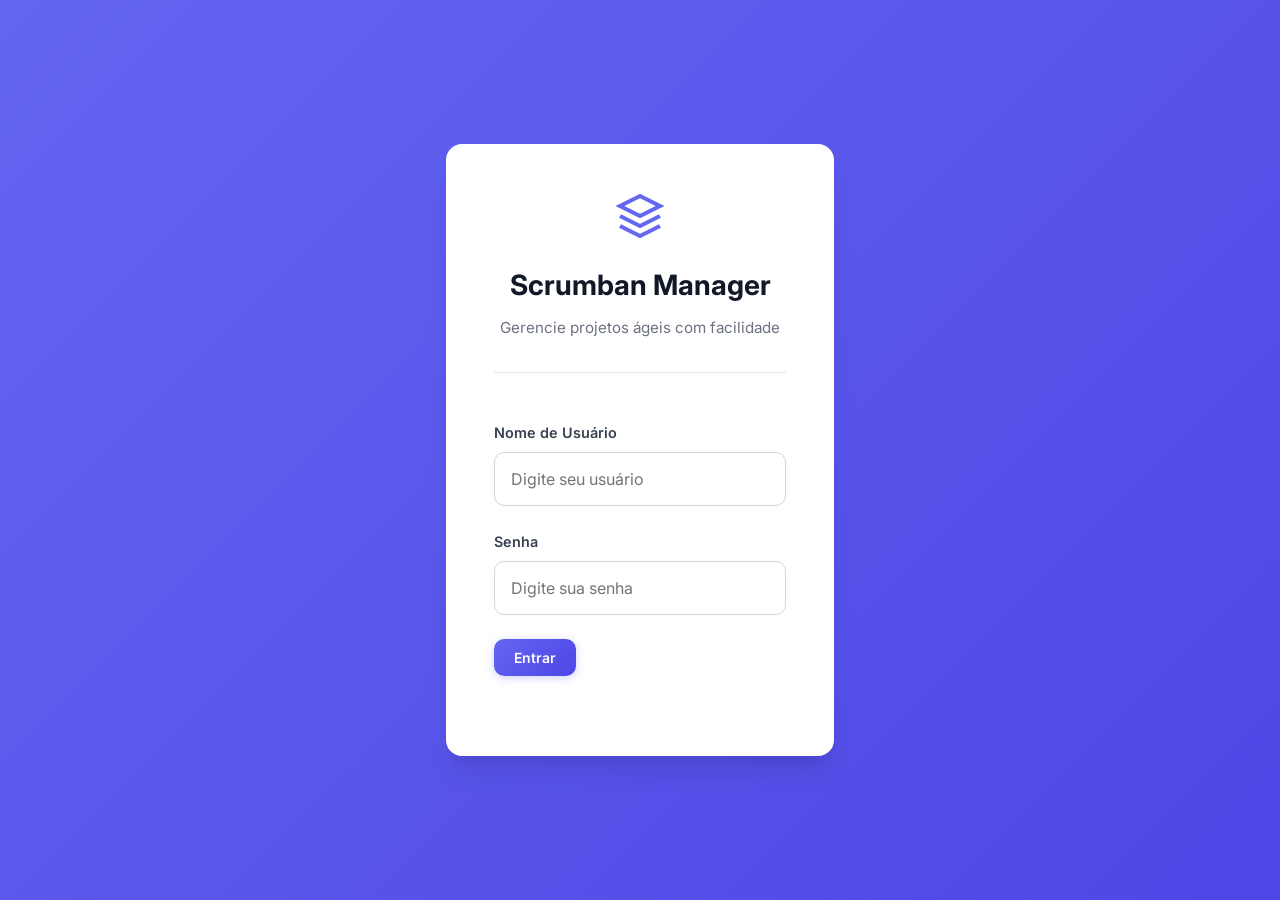
<file: watched bus/login.html>
<!DOCTYPE html>
<html lang="pt-BR">
<head>
    <meta charset="UTF-8">
    <meta name="viewport" content="width=device-width, initial-scale=1.0">
    <title>Login - Scrumban Manager</title>
    <link rel="stylesheet" href="css/styles.css">
    <link href="https://fonts.googleapis.com/css2?family=Inter:wght@300;400;500;600;700;800;900&display=swap" rel="stylesheet">
</head>
<body class="login-page">
    <div class="login-container">
        <div class="login-box">
            <div class="login-header">
                <div class="login-logo">
                    <svg width="48" height="48" viewBox="0 0 24 24" fill="none" stroke="currentColor" stroke-width="2">
                        <polygon points="12 2 2 7 12 12 22 7 12 2"></polygon>
                        <polyline points="2 17 12 22 22 17"></polyline>
                        <polyline points="2 12 12 17 22 12"></polyline>
                    </svg>
                </div>
                <h1>Scrumban Manager</h1>
                <p>Gerencie projetos ágeis com facilidade</p>
            </div>

            <form id="loginForm" class="login-form">
                <div class="form-group">
                    <label for="username">Nome de Usuário</label>
                    <input 
                        type="text" 
                        id="username" 
                        name="username" 
                        placeholder="Digite seu usuário"
                        required
                    >
                </div>

                <div class="form-group">
                    <label for="password">Senha</label>
                    <input 
                        type="password" 
                        id="password" 
                        name="password" 
                        placeholder="Digite sua senha"
                        required
                    >
                </div>

                <button type="submit" class="btn btn-primary btn-block">
                    Entrar
                </button>
            </form>

            <div id="loginMessage" class="login-message"></div>
        </div>
    </div>

    <script src="js/utils/Storage.js"></script>
    <script src="js/Auth.js"></script>
</body>
</html>
</file>
<file: watched bus/css/styles.css>
/* ========================================
   CSS VARIABLES & RESET
   ======================================== */
:root {
    /* Colors */
    --primary: #6366f1;
    --primary-light: #818cf8;
    --primary-dark: #4f46e5;
    --primary-bg: #eef2ff;

    --success: #22c55e;
    --success-light: #dcfce7;
    --warning: #f59e0b;
    --warning-light: #fef3c7;
    --danger: #ef4444;
    --danger-light: #fee2e2;
    --info: #3b82f6;
    --info-light: #dbeafe;

    --gray-50: #f9fafb;
    --gray-100: #f3f4f6;
    --gray-200: #e5e7eb;
    --gray-300: #d1d5db;
    --gray-400: #9ca3af;
    --gray-500: #6b7280;
    --gray-600: #4b5563;
    --gray-700: #374151;
    --gray-800: #1f2937;
    --gray-900: #111827;

    /* Kanban Colors */
    --kanban-todo: #8b5cf6;
    --kanban-progress: #3b82f6;
    --kanban-review: #f59e0b;
    --kanban-done: #22c55e;

    /* Spacing */
    --space-xs: 0.25rem;
    --space-sm: 0.5rem;
    --space-md: 1rem;
    --space-lg: 1.5rem;
    --space-xl: 2rem;
    --space-2xl: 3rem;

    /* Border Radius */
    --radius-sm: 6px;
    --radius-md: 10px;
    --radius-lg: 16px;
    --radius-xl: 20px;
    --radius-full: 9999px;

    /* Shadows */
    --shadow-sm: 0 1px 2px rgba(0,0,0,0.05);
    --shadow-md: 0 4px 6px -1px rgba(0,0,0,0.07), 0 2px 4px -2px rgba(0,0,0,0.05);
    --shadow-lg: 0 10px 15px -3px rgba(0,0,0,0.08), 0 4px 6px -4px rgba(0,0,0,0.04);
    --shadow-xl: 0 20px 25px -5px rgba(0,0,0,0.1), 0 8px 10px -6px rgba(0,0,0,0.04);

    /* Transitions */
    --transition: all 0.2s cubic-bezier(0.4, 0, 0.2, 1);
    --transition-slow: all 0.3s cubic-bezier(0.4, 0, 0.2, 1);
}

*, *::before, *::after {
    margin: 0;
    padding: 0;
    box-sizing: border-box;
}

html {
    font-size: 16px;
    scroll-behavior: smooth;
}

body {
    font-family: 'Inter', -apple-system, BlinkMacSystemFont, sans-serif;
    background: var(--gray-50);
    color: var(--gray-800);
    line-height: 1.6;
    min-height: 100vh;
    overflow-x: hidden;
}

/* ========================================
   HEADER
   ======================================== */
.app-header {
    position: sticky;
    top: 0;
    z-index: 100;
    display: flex;
    align-items: center;
    justify-content: space-between;
    padding: 0 var(--space-xl);
    height: 64px;
    background: rgba(255,255,255,0.85);
    backdrop-filter: blur(20px);
    border-bottom: 1px solid var(--gray-200);
}

.header-left {
    display: flex;
    align-items: center;
    gap: var(--space-md);
}

.header-right {
    display: flex;
    align-items: center;
    gap: var(--space-md);
}

.logo-btn {
    color: var(--primary);
    cursor: pointer;
}

.logo-btn:hover {
    transform: scale(1.1);
}

.app-title {
    font-size: 1.25rem;
    font-weight: 800;
    background: linear-gradient(135deg, var(--primary), var(--primary-light));
    -webkit-background-clip: text;
    background-clip: text;
    -webkit-text-fill-color: transparent;
    letter-spacing: -0.02em;
}

.breadcrumb {
    display: flex;
    align-items: center;
    gap: var(--space-xs);
    font-size: 0.875rem;
    color: var(--gray-500);
}

.breadcrumb-separator {
    color: var(--gray-300);
}

.breadcrumb-item {
    cursor: pointer;
    transition: var(--transition);
}

.breadcrumb-item:hover {
    color: var(--primary);
}

.breadcrumb-current {
    color: var(--gray-800);
    font-weight: 600;
}

.version-badge {
    font-size: 0.7rem;
    padding: 2px 8px;
    background: var(--primary-bg);
    color: var(--primary);
    border-radius: var(--radius-full);
    font-weight: 600;
}

/* ========================================
   BUTTONS
   ======================================== */
.btn {
    display: inline-flex;
    align-items: center;
    gap: var(--space-sm);
    padding: 10px 20px;
    border: none;
    border-radius: var(--radius-md);
    font-family: inherit;
    font-size: 0.875rem;
    font-weight: 600;
    cursor: pointer;
    transition: var(--transition);
    text-decoration: none;
    white-space: nowrap;
}

.btn:active {
    transform: scale(0.97);
}

.btn-primary {
    background: linear-gradient(135deg, var(--primary), var(--primary-dark));
    color: white;
    box-shadow: 0 2px 8px rgba(99, 102, 241, 0.3);
}

.btn-primary:hover {
    box-shadow: 0 4px 16px rgba(99, 102, 241, 0.4);
    transform: translateY(-1px);
}

.btn-secondary {
    background: white;
    color: var(--gray-700);
    border: 1px solid var(--gray-200);
}

.btn-secondary:hover {
    background: var(--gray-50);
    border-color: var(--gray-300);
}

.btn-success {
    background: linear-gradient(135deg, var(--success), #16a34a);
    color: white;
    box-shadow: 0 2px 8px rgba(34, 197, 94, 0.3);
}

.btn-success:hover {
    box-shadow: 0 4px 16px rgba(34, 197, 94, 0.4);
    transform: translateY(-1px);
}

.btn-danger {
    background: linear-gradient(135deg, var(--danger), #dc2626);
    color: white;
}

.btn-danger:hover {
    box-shadow: 0 4px 16px rgba(239, 68, 68, 0.4);
}

.btn-warning {
    background: linear-gradient(135deg, var(--warning), #d97706);
    color: white;
}

.btn-ghost {
    background: transparent;
    color: var(--gray-600);
    padding: 8px 12px;
}

.btn-ghost:hover {
    background: var(--gray-100);
    color: var(--gray-800);
}

.btn-icon {
    display: inline-flex;
    align-items: center;
    justify-content: center;
    width: 40px;
    height: 40px;
    padding: 0;
    border: none;
    border-radius: var(--radius-md);
    background: transparent;
    color: var(--gray-600);
    cursor: pointer;
    transition: var(--transition);
}

.btn-icon:hover {
    background: var(--gray-100);
    color: var(--gray-800);
}

.btn-sm {
    padding: 6px 12px;
    font-size: 0.8rem;
}

.btn-lg {
    padding: 14px 28px;
    font-size: 1rem;
}

/* ========================================
   MAIN CONTENT
   ======================================== */
.main-content {
    max-width: 1400px;
    margin: 0 auto;
    padding: var(--space-xl);
    min-height: calc(100vh - 64px);
}

/* ========================================
   HOME VIEW
   ======================================== */
.home-hero {
    text-align: center;
    padding: var(--space-2xl) 0;
}

.home-hero h2 {
    font-size: 2.5rem;
    font-weight: 900;
    color: var(--gray-900);
    margin-bottom: var(--space-sm);
    letter-spacing: -0.03em;
}

.home-hero p {
    font-size: 1.1rem;
    color: var(--gray-500);
    max-width: 500px;
    margin: 0 auto var(--space-xl);
}

.projects-grid {
    display: grid;
    grid-template-columns: repeat(auto-fill, minmax(320px, 1fr));
    gap: var(--space-lg);
    margin-top: var(--space-xl);
}

.project-card {
    background: white;
    border-radius: var(--radius-lg);
    padding: var(--space-xl);
    border: 1px solid var(--gray-200);
    cursor: pointer;
    transition: var(--transition-slow);
    position: relative;
    overflow: hidden;
}

.project-card::before {
    content: '';
    position: absolute;
    top: 0;
    left: 0;
    right: 0;
    height: 4px;
    background: linear-gradient(90deg, var(--primary), var(--primary-light));
    opacity: 0;
    transition: var(--transition);
}

.project-card:hover {
    transform: translateY(-4px);
    box-shadow: var(--shadow-xl);
    border-color: var(--primary-light);
}

.project-card:hover::before {
    opacity: 1;
}

.project-card-header {
    display: flex;
    justify-content: space-between;
    align-items: flex-start;
    margin-bottom: var(--space-md);
}

.project-card h3 {
    font-size: 1.2rem;
    font-weight: 700;
    color: var(--gray-900);
    letter-spacing: -0.01em;
}

.project-card-description {
    font-size: 0.875rem;
    color: var(--gray-500);
    margin-bottom: var(--space-lg);
    display: -webkit-box;
    -webkit-line-clamp: 2;
    line-clamp: 2;
    -webkit-box-orient: vertical;
    overflow: hidden;
}

.project-card-meta {
    display: flex;
    gap: var(--space-md);
    flex-wrap: wrap;
}

.meta-item {
    display: flex;
    align-items: center;
    gap: 4px;
    font-size: 0.8rem;
    color: var(--gray-500);
    background: var(--gray-50);
    padding: 4px 10px;
    border-radius: var(--radius-full);
}

.meta-item svg {
    width: 14px;
    height: 14px;
}

.new-project-card {
    border: 2px dashed var(--gray-300);
    display: flex;
    flex-direction: column;
    align-items: center;
    justify-content: center;
    min-height: 200px;
    background: transparent;
    cursor: pointer;
}

.new-project-card:hover {
    border-color: var(--primary);
    background: var(--primary-bg);
}

.new-project-card::before {
    display: none;
}

.new-project-icon {
    width: 56px;
    height: 56px;
    border-radius: var(--radius-lg);
    background: var(--gray-100);
    display: flex;
    align-items: center;
    justify-content: center;
    margin-bottom: var(--space-md);
    transition: var(--transition);
}

.new-project-card:hover .new-project-icon {
    background: var(--primary);
    color: white;
}

.new-project-card span {
    font-weight: 600;
    color: var(--gray-500);
}

/* ========================================
   PROJECT VIEW
   ======================================== */
.project-header {
    display: flex;
    justify-content: space-between;
    align-items: flex-start;
    margin-bottom: var(--space-xl);
    flex-wrap: wrap;
    gap: var(--space-md);
}

.project-title-section h2 {
    font-size: 1.8rem;
    font-weight: 800;
    color: var(--gray-900);
    letter-spacing: -0.02em;
}

.project-title-section p {
    color: var(--gray-500);
    margin-top: 4px;
}

.project-tabs {
    display: flex;
    gap: 4px;
    background: var(--gray-100);
    padding: 4px;
    border-radius: var(--radius-md);
    margin-bottom: var(--space-xl);
    overflow-x: auto;
}

.tab-btn {
    display: flex;
    align-items: center;
    gap: var(--space-sm);
    padding: 10px 18px;
    border: none;
    border-radius: var(--radius-sm);
    background: transparent;
    color: var(--gray-600);
    font-family: inherit;
    font-size: 0.875rem;
    font-weight: 500;
    cursor: pointer;
    transition: var(--transition);
    white-space: nowrap;
}

.tab-btn:hover {
    color: var(--gray-800);
    background: rgba(255,255,255,0.5);
}

.tab-btn.active {
    background: white;
    color: var(--primary);
    font-weight: 600;
    box-shadow: var(--shadow-sm);
}

.tab-btn svg {
    width: 18px;
    height: 18px;
}

.tab-badge {
    font-size: 0.7rem;
    padding: 1px 7px;
    border-radius: var(--radius-full);
    background: var(--gray-200);
    color: var(--gray-600);
    font-weight: 600;
}

.tab-btn.active .tab-badge {
    background: var(--primary-bg);
    color: var(--primary);
}

.tab-content {
    display: none;
}

.tab-content.active {
    display: block;
    animation: fadeIn 0.3s ease;
}

/* ========================================
   ROLES SECTION
   ======================================== */
.roles-grid {
    display: grid;
    grid-template-columns: repeat(auto-fit, minmax(280px, 1fr));
    gap: var(--space-lg);
    margin-bottom: var(--space-xl);
}

.role-card {
    background: white;
    border-radius: var(--radius-lg);
    padding: var(--space-xl);
    border: 1px solid var(--gray-200);
    transition: var(--transition);
}

.role-card:hover {
    box-shadow: var(--shadow-md);
}

.role-card-header {
    display: flex;
    align-items: center;
    gap: var(--space-md);
    margin-bottom: var(--space-lg);
}

.role-icon {
    width: 44px;
    height: 44px;
    border-radius: var(--radius-md);
    display: flex;
    align-items: center;
    justify-content: center;
    flex-shrink: 0;
}

.role-icon.po {
    background: var(--info-light);
    color: var(--info);
}

.role-icon.sm {
    background: var(--warning-light);
    color: var(--warning);
}

.role-icon.dev {
    background: var(--success-light);
    color: var(--success);
}

.role-card-header h3 {
    font-size: 0.95rem;
    font-weight: 700;
    color: var(--gray-800);
}

.role-card-header p {
    font-size: 0.75rem;
    color: var(--gray-500);
    margin-top: 2px;
}

.role-input-group {
    position: relative;
}

.role-input {
    width: 100%;
    padding: 10px 14px;
    border: 1px solid var(--gray-200);
    border-radius: var(--radius-md);
    font-family: inherit;
    font-size: 0.875rem;
    transition: var(--transition);
    background: var(--gray-50);
}

.role-input:focus {
    outline: none;
    border-color: var(--primary);
    box-shadow: 0 0 0 3px rgba(99, 102, 241, 0.1);
    background: white;
}

.role-input::placeholder {
    color: var(--gray-400);
}

/* Dev team members list */
.dev-team-list {
    display: flex;
    flex-direction: column;
    gap: var(--space-sm);
    margin-bottom: var(--space-md);
}

.dev-pair {
    display: flex;
    align-items: center;
    gap: var(--space-sm);
    background: var(--gray-50);
    padding: 8px 12px;
    border-radius: var(--radius-md);
    border: 1px solid var(--gray-200);
}

.dev-pair-label {
    font-size: 0.7rem;
    font-weight: 700;
    color: var(--primary);
    background: var(--primary-bg);
    padding: 2px 8px;
    border-radius: var(--radius-full);
    white-space: nowrap;
}

.dev-pair input {
    flex: 1;
    padding: 6px 10px;
    border: 1px solid transparent;
    border-radius: var(--radius-sm);
    font-family: inherit;
    font-size: 0.8rem;
    background: transparent;
    transition: var(--transition);
}

.dev-pair input:focus {
    outline: none;
    border-color: var(--primary);
    background: white;
}

.dev-pair .btn-icon {
    width: 28px;
    height: 28px;
}

.add-pair-btn {
    width: 100%;
    padding: 8px;
    border: 1px dashed var(--gray-300);
    border-radius: var(--radius-md);
    background: transparent;
    color: var(--gray-500);
    font-family: inherit;
    font-size: 0.8rem;
    cursor: pointer;
    transition: var(--transition);
    display: flex;
    align-items: center;
    justify-content: center;
    gap: var(--space-xs);
}

.add-pair-btn:hover {
    border-color: var(--primary);
    color: var(--primary);
    background: var(--primary-bg);
}

/* ========================================
   BACKLOG VIEW
   ======================================== */
.backlog-header {
    display: flex;
    justify-content: space-between;
    align-items: center;
    margin-bottom: var(--space-lg);
    flex-wrap: wrap;
    gap: var(--space-md);
}

.backlog-header h3 {
    font-size: 1.2rem;
    font-weight: 700;
}

.backlog-stats {
    display: flex;
    gap: var(--space-md);
}

.stat-chip {
    display: flex;
    align-items: center;
    gap: 6px;
    font-size: 0.8rem;
    font-weight: 600;
    padding: 6px 14px;
    border-radius: var(--radius-full);
}

.stat-chip.total {
    background: var(--primary-bg);
    color: var(--primary);
}

.stat-chip.sprint {
    background: var(--success-light);
    color: var(--success);
}

.backlog-list {
    display: flex;
    flex-direction: column;
    gap: var(--space-sm);
}

.backlog-item {
    display: flex;
    align-items: center;
    gap: var(--space-md);
    background: white;
    padding: var(--space-md) var(--space-lg);
    border-radius: var(--radius-md);
    border: 1px solid var(--gray-200);
    transition: var(--transition);
    cursor: grab;
}

.backlog-item:hover {
    box-shadow: var(--shadow-md);
    border-color: var(--gray-300);
}

.backlog-item.in-sprint {
    border-left: 3px solid var(--success);
    background: var(--success-light);
}

.drag-handle {
    color: var(--gray-400);
    cursor: grab;
    display: flex;
    flex-shrink: 0;
}

.drag-handle:active {
    cursor: grabbing;
}

.priority-dot {
    width: 10px;
    height: 10px;
    border-radius: 50%;
    flex-shrink: 0;
}

.priority-dot.critical { background: var(--danger); }
.priority-dot.high { background: var(--warning); }
.priority-dot.medium { background: var(--info); }
.priority-dot.low { background: var(--gray-400); }

.backlog-item-content {
    flex: 1;
    min-width: 0;
}

.backlog-item-title {
    font-weight: 600;
    font-size: 0.9rem;
    color: var(--gray-800);
}

.backlog-item-desc {
    font-size: 0.8rem;
    color: var(--gray-500);
    margin-top: 2px;
    overflow: hidden;
    text-overflow: ellipsis;
    white-space: nowrap;
}

.backlog-item-tags {
    display: flex;
    gap: 4px;
    flex-wrap: wrap;
    margin-top: 6px;
}

.tag {
    font-size: 0.7rem;
    padding: 2px 8px;
    border-radius: var(--radius-full);
    font-weight: 500;
}

.tag-story {
    background: var(--info-light);
    color: var(--info);
}

.tag-bug {
    background: var(--danger-light);
    color: var(--danger);
}

.tag-task {
    background: var(--gray-100);
    color: var(--gray-600);
}

.tag-points {
    background: var(--primary-bg);
    color: var(--primary);
    font-weight: 700;
}

.backlog-item-actions {
    display: flex;
    gap: 4px;
    flex-shrink: 0;
}

.empty-state {
    text-align: center;
    padding: var(--space-2xl);
    color: var(--gray-400);
}

.empty-state svg {
    width: 64px;
    height: 64px;
    margin-bottom: var(--space-md);
    opacity: 0.5;
}

.empty-state h4 {
    font-size: 1.1rem;
    color: var(--gray-600);
    margin-bottom: var(--space-sm);
}

.empty-state p {
    font-size: 0.9rem;
    max-width: 400px;
    margin: 0 auto;
}

/* ========================================
   SPRINT VIEW
   ======================================== */
.sprint-overview {
    display: grid;
    grid-template-columns: repeat(auto-fit, minmax(240px, 1fr));
    gap: var(--space-lg);
    margin-bottom: var(--space-xl);
}

.sprint-card {
    background: white;
    border-radius: var(--radius-lg);
    padding: var(--space-xl);
    border: 1px solid var(--gray-200);
    transition: var(--transition);
    cursor: pointer;
}

.sprint-card:hover {
    box-shadow: var(--shadow-lg);
}

.sprint-card.active {
    border-color: var(--primary);
    box-shadow: 0 0 0 2px var(--primary-bg);
}

.sprint-card-header {
    display: flex;
    justify-content: space-between;
    align-items: center;
    margin-bottom: var(--space-md);
}

.sprint-card-header h4 {
    font-weight: 700;
    color: var(--gray-800);
}

.sprint-status {
    font-size: 0.7rem;
    padding: 3px 10px;
    border-radius: var(--radius-full);
    font-weight: 600;
    text-transform: uppercase;
    letter-spacing: 0.5px;
}

.sprint-status.planning {
    background: var(--gray-100);
    color: var(--gray-600);
}

.sprint-status.active {
    background: var(--success-light);
    color: var(--success);
}

.sprint-status.completed {
    background: var(--info-light);
    color: var(--info);
}

.sprint-dates {
    font-size: 0.8rem;
    color: var(--gray-500);
    margin-bottom: var(--space-md);
}

.sprint-progress {
    margin-top: var(--space-md);
}

.progress-bar-bg {
    width: 100%;
    height: 6px;
    background: var(--gray-100);
    border-radius: var(--radius-full);
    overflow: hidden;
    margin-bottom: 6px;
}

.progress-bar-fill {
    height: 100%;
    border-radius: var(--radius-full);
    background: linear-gradient(90deg, var(--primary), var(--primary-light));
    transition: width 0.5s ease;
}

.progress-label {
    font-size: 0.75rem;
    color: var(--gray-500);
    display: flex;
    justify-content: space-between;
}

.sprint-tasks-section {
    margin-top: var(--space-lg);
}

.sprint-task {
    display: flex;
    align-items: flex-start;
    gap: var(--space-md);
    padding: var(--space-md);
    background: var(--gray-50);
    border-radius: var(--radius-md);
    margin-bottom: var(--space-sm);
    border: 1px solid var(--gray-100);
}

.sprint-task-content {
    flex: 1;
}

.sprint-task-title {
    font-weight: 600;
    font-size: 0.9rem;
}

.subtasks-list {
    margin-top: var(--space-sm);
    padding-left: var(--space-md);
}

.subtask-item {
    display: flex;
    align-items: center;
    gap: var(--space-sm);
    padding: 6px 0;
    font-size: 0.85rem;
    color: var(--gray-600);
    border-bottom: 1px solid var(--gray-100);
}

.subtask-item:last-child {
    border-bottom: none;
}

.subtask-assignee {
    font-size: 0.7rem;
    padding: 2px 8px;
    background: var(--primary-bg);
    color: var(--primary);
    border-radius: var(--radius-full);
    font-weight: 600;
    white-space: nowrap;
}

/* ========================================
   KANBAN BOARD
   ======================================== */
.kanban-header {
    display: flex;
    justify-content: space-between;
    align-items: center;
    margin-bottom: var(--space-lg);
    flex-wrap: wrap;
    gap: var(--space-md);
}

.wip-settings {
    display: flex;
    align-items: center;
    gap: var(--space-sm);
    font-size: 0.85rem;
    color: var(--gray-600);
}

.wip-input {
    width: 50px;
    padding: 4px 8px;
    border: 1px solid var(--gray-200);
    border-radius: var(--radius-sm);
    font-size: 0.8rem;
    text-align: center;
    font-family: inherit;
}

.wip-input:focus {
    outline: none;
    border-color: var(--primary);
}

.kanban-board {
    display: grid;
    grid-template-columns: repeat(4, 1fr);
    gap: var(--space-md);
    min-height: 500px;
}

.kanban-column {
    background: var(--gray-100);
    border-radius: var(--radius-lg);
    padding: var(--space-md);
    min-height: 400px;
    transition: var(--transition);
}

.kanban-column.drag-over {
    background: var(--primary-bg);
    outline: 2px dashed var(--primary);
    outline-offset: -2px;
}

.kanban-column.wip-exceeded {
    background: var(--danger-light);
}

.kanban-column-header {
    display: flex;
    align-items: center;
    justify-content: space-between;
    margin-bottom: var(--space-md);
    padding: 0 var(--space-sm);
}

.kanban-column-title {
    display: flex;
    align-items: center;
    gap: var(--space-sm);
    font-weight: 700;
    font-size: 0.85rem;
    text-transform: uppercase;
    letter-spacing: 0.5px;
}

.column-dot {
    width: 10px;
    height: 10px;
    border-radius: 50%;
}

.column-dot.todo { background: var(--kanban-todo); }
.column-dot.progress { background: var(--kanban-progress); }
.column-dot.review { background: var(--kanban-review); }
.column-dot.done { background: var(--kanban-done); }

.column-count {
    font-size: 0.75rem;
    padding: 2px 8px;
    border-radius: var(--radius-full);
    background: rgba(0,0,0,0.08);
    font-weight: 600;
}

.column-count.exceeded {
    background: var(--danger);
    color: white;
}

.kanban-cards {
    display: flex;
    flex-direction: column;
    gap: var(--space-sm);
    min-height: 100px;
}

.kanban-card {
    background: white;
    border-radius: var(--radius-md);
    padding: var(--space-md);
    border: 1px solid var(--gray-200);
    cursor: grab;
    transition: var(--transition);
    position: relative;
}

.kanban-card:hover {
    box-shadow: var(--shadow-md);
    transform: translateY(-2px);
}

.kanban-card:active {
    cursor: grabbing;
    box-shadow: var(--shadow-lg);
    transform: rotate(2deg);
    opacity: 0.9;
}

.kanban-card.dragging {
    opacity: 0.5;
    transform: rotate(3deg);
}

.kanban-card-title {
    font-weight: 600;
    font-size: 0.85rem;
    color: var(--gray-800);
    margin-bottom: 6px;
}

.kanban-card-parent {
    font-size: 0.7rem;
    color: var(--gray-400);
    margin-bottom: 6px;
}

.kanban-card-footer {
    display: flex;
    justify-content: space-between;
    align-items: center;
    margin-top: var(--space-sm);
}

.kanban-card-assignee {
    display: flex;
    align-items: center;
    gap: 4px;
    font-size: 0.75rem;
    color: var(--gray-500);
}

.assignee-avatar {
    width: 22px;
    height: 22px;
    border-radius: 50%;
    background: var(--primary-bg);
    color: var(--primary);
    display: flex;
    align-items: center;
    justify-content: center;
    font-size: 0.6rem;
    font-weight: 700;
}

.kanban-card-comments {
    display: flex;
    align-items: center;
    gap: 3px;
    font-size: 0.7rem;
    color: var(--gray-400);
}

/* ========================================
   CEREMONIES VIEW
   ======================================== */
.ceremony-section {
    margin-bottom: var(--space-xl);
}

.ceremony-header {
    display: flex;
    align-items: center;
    justify-content: space-between;
    margin-bottom: var(--space-lg);
}

.ceremony-header h3 {
    display: flex;
    align-items: center;
    gap: var(--space-sm);
    font-size: 1.1rem;
    font-weight: 700;
}

.ceremony-icon {
    width: 36px;
    height: 36px;
    border-radius: var(--radius-md);
    display: flex;
    align-items: center;
    justify-content: center;
}

.ceremony-icon.daily {
    background: var(--info-light);
    color: var(--info);
}

.ceremony-icon.retro {
    background: var(--warning-light);
    color: var(--warning);
}

.ceremony-entries {
    display: flex;
    flex-direction: column;
    gap: var(--space-md);
}

.ceremony-entry {
    background: white;
    border-radius: var(--radius-lg);
    padding: var(--space-lg);
    border: 1px solid var(--gray-200);
}

.ceremony-entry-header {
    display: flex;
    justify-content: space-between;
    align-items: center;
    margin-bottom: var(--space-md);
}

.ceremony-entry-date {
    font-weight: 600;
    color: var(--gray-800);
    font-size: 0.9rem;
}

.daily-answers {
    display: flex;
    flex-direction: column;
    gap: var(--space-md);
}

.daily-question {
    padding: var(--space-md);
    background: var(--gray-50);
    border-radius: var(--radius-md);
}

.daily-question label {
    display: block;
    font-size: 0.8rem;
    font-weight: 600;
    color: var(--gray-700);
    margin-bottom: var(--space-sm);
}

.daily-question label svg {
    width: 14px;
    height: 14px;
    vertical-align: middle;
    margin-right: 4px;
}

.retro-columns {
    display: grid;
    grid-template-columns: repeat(3, 1fr);
    gap: var(--space-md);
}

.retro-column {
    padding: var(--space-md);
    border-radius: var(--radius-md);
    min-height: 120px;
}

.retro-column.went-well {
    background: var(--success-light);
}

.retro-column.improve {
    background: var(--warning-light);
}

.retro-column.action {
    background: var(--info-light);
}

.retro-column h5 {
    font-size: 0.8rem;
    font-weight: 700;
    margin-bottom: var(--space-sm);
    display: flex;
    align-items: center;
    gap: 6px;
}

.retro-items {
    display: flex;
    flex-direction: column;
    gap: 4px;
}

.retro-item {
    font-size: 0.85rem;
    padding: 6px 10px;
    background: rgba(255,255,255,0.7);
    border-radius: var(--radius-sm);
    display: flex;
    justify-content: space-between;
    align-items: center;
}

/* ========================================
   FORMS & INPUTS
   ======================================== */
.form-group {
    margin-bottom: var(--space-lg);
}

.form-group label {
    display: block;
    font-size: 0.85rem;
    font-weight: 600;
    color: var(--gray-700);
    margin-bottom: var(--space-sm);
}

.form-input,
.form-textarea,
.form-select {
    width: 100%;
    padding: 10px 14px;
    border: 1px solid var(--gray-200);
    border-radius: var(--radius-md);
    font-family: inherit;
    font-size: 0.9rem;
    transition: var(--transition);
    background: white;
}

.form-input:focus,
.form-textarea:focus,
.form-select:focus {
    outline: none;
    border-color: var(--primary);
    box-shadow: 0 0 0 3px rgba(99, 102, 241, 0.1);
}

.form-textarea {
    min-height: 80px;
    resize: vertical;
}

.form-row {
    display: grid;
    grid-template-columns: 1fr 1fr;
    gap: var(--space-md);
}

.form-actions {
    display: flex;
    justify-content: flex-end;
    gap: var(--space-sm);
    padding-top: var(--space-lg);
    border-top: 1px solid var(--gray-100);
}

/* ========================================
   MODAL
   ======================================== */
.modal-overlay {
    position: fixed;
    inset: 0;
    background: rgba(0, 0, 0, 0.5);
    backdrop-filter: blur(4px);
    display: none;
    align-items: center;
    justify-content: center;
    z-index: 1000;
    padding: var(--space-xl);
}

.modal-overlay.active {
    display: flex;
}

.modal {
    background: white;
    border-radius: var(--radius-xl);
    width: 100%;
    max-width: 600px;
    max-height: 90vh;
    overflow-y: auto;
    box-shadow: var(--shadow-xl);
    animation: modalIn 0.3s ease;
}

.modal-header {
    display: flex;
    justify-content: space-between;
    align-items: center;
    padding: var(--space-xl);
    border-bottom: 1px solid var(--gray-100);
}

.modal-header h3 {
    font-size: 1.2rem;
    font-weight: 700;
}

.modal-body {
    padding: var(--space-xl);
}

.modal-footer {
    padding: var(--space-lg) var(--space-xl);
    border-top: 1px solid var(--gray-100);
    display: flex;
    justify-content: flex-end;
    gap: var(--space-sm);
}

/* ========================================
   TOAST NOTIFICATIONS
   ======================================== */
.toast-container {
    position: fixed;
    bottom: var(--space-xl);
    right: var(--space-xl);
    display: flex;
    flex-direction: column;
    gap: var(--space-sm);
    z-index: 2000;
}

.toast {
    display: flex;
    align-items: center;
    gap: var(--space-md);
    padding: 14px 20px;
    background: white;
    border-radius: var(--radius-md);
    box-shadow: var(--shadow-lg);
    border-left: 4px solid;
    animation: slideIn 0.3s ease;
    min-width: 300px;
}

.toast.success { border-color: var(--success); }
.toast.error { border-color: var(--danger); }
.toast.info { border-color: var(--info); }
.toast.warning { border-color: var(--warning); }

.toast-message {
    font-size: 0.875rem;
    font-weight: 500;
    flex: 1;
}

.toast-close {
    background: none;
    border: none;
    color: var(--gray-400);
    cursor: pointer;
    padding: 4px;
    display: flex;
}

/* ========================================
   ANIMATIONS
   ======================================== */
@keyframes fadeIn {
    from { opacity: 0; transform: translateY(10px); }
    to { opacity: 1; transform: translateY(0); }
}

@keyframes modalIn {
    from { opacity: 0; transform: scale(0.95) translateY(20px); }
    to { opacity: 1; transform: scale(1) translateY(0); }
}

@keyframes slideIn {
    from { opacity: 0; transform: translateX(100px); }
    to { opacity: 1; transform: translateX(0); }
}

/* ========================================
   RESPONSIVE
   ======================================== */
@media (max-width: 1024px) {
    .kanban-board {
        grid-template-columns: repeat(2, 1fr);
    }
}

@media (max-width: 768px) {
    .main-content {
        padding: var(--space-md);
    }

    .app-header {
        padding: 0 var(--space-md);
    }

    .app-title {
        display: none;
    }

    .home-hero h2 {
        font-size: 1.8rem;
    }

    .projects-grid {
        grid-template-columns: 1fr;
    }

    .kanban-board {
        grid-template-columns: 1fr;
    }

    .retro-columns {
        grid-template-columns: 1fr;
    }

    .form-row {
        grid-template-columns: 1fr;
    }

    .roles-grid {
        grid-template-columns: 1fr;
    }

    .project-tabs {
        overflow-x: auto;
        -webkit-overflow-scrolling: touch;
    }

    .sprint-overview {
        grid-template-columns: 1fr;
    }
}

/* ========================================
   SCROLLBAR
   ======================================== */
::-webkit-scrollbar {
    width: 8px;
    height: 8px;
}

::-webkit-scrollbar-track {
    background: var(--gray-100);
}

::-webkit-scrollbar-thumb {
    background: var(--gray-300);
    border-radius: var(--radius-full);
}

::-webkit-scrollbar-thumb:hover {
    background: var(--gray-400);
}

/* ========================================
   UTILITY CLASSES
   ======================================== */
.text-center { text-align: center; }
.text-sm { font-size: 0.875rem; }
.text-xs { font-size: 0.75rem; }
.text-muted { color: var(--gray-500); }
.mt-sm { margin-top: var(--space-sm); }
.mt-md { margin-top: var(--space-md); }
.mt-lg { margin-top: var(--space-lg); }
.mb-md { margin-bottom: var(--space-md); }
.flex { display: flex; }
.flex-between { display: flex; justify-content: space-between; align-items: center; }
.gap-sm { gap: var(--space-sm); }
.gap-md { gap: var(--space-md); }

.section-divider {
    border: none;
    border-top: 1px solid var(--gray-200);
    margin: var(--space-xl) 0;
}

/* Comment section */
.comment-section {
    margin-top: var(--space-md);
    border-top: 1px solid var(--gray-100);
    padding-top: var(--space-md);
}

.comment-input-row {
    display: flex;
    gap: var(--space-sm);
}

.comment-input-row input {
    flex: 1;
    padding: 8px 12px;
    border: 1px solid var(--gray-200);
    border-radius: var(--radius-md);
    font-family: inherit;
    font-size: 0.8rem;
}

.comment-input-row input:focus {
    outline: none;
    border-color: var(--primary);
}

.comments-list {
    display: flex;
    flex-direction: column;
    gap: var(--space-sm);
    margin-top: var(--space-sm);
    max-height: 200px;
    overflow-y: auto;
}

.comment-item {
    font-size: 0.8rem;
    padding: 8px 12px;
    background: var(--gray-50);
    border-radius: var(--radius-sm);
}

.comment-item .comment-time {
    font-size: 0.7rem;
    color: var(--gray-400);
}

.comment-item .comment-text {
    color: var(--gray-700);
    margin-top: 2px;
}

/* ========================================
   LOGIN PAGE STYLES
   ======================================== */
.login-page {
    display: flex;
    align-items: center;
    justify-content: center;
    min-height: 100vh;
    background: linear-gradient(135deg, var(--primary) 0%, var(--primary-dark) 100%);
}

.login-container {
    width: 100%;
    max-width: 420px;
    padding: var(--space-md);
}

.login-box {
    background: white;
    border-radius: var(--radius-lg);
    box-shadow: var(--shadow-xl);
    padding: var(--space-2xl);
}

.login-header {
    text-align: center;
    margin-bottom: var(--space-2xl);
    padding-bottom: var(--space-xl);
    border-bottom: 1px solid var(--gray-200);
}

.login-logo {
    display: inline-block;
    color: var(--primary);
    margin-bottom: var(--space-md);
}

.login-header h1 {
    font-size: 1.75rem;
    color: var(--gray-900);
    margin-bottom: var(--space-sm);
}

.login-header p {
    color: var(--gray-500);
    font-size: 0.95rem;
}

.login-form {
    margin-bottom: var(--space-xl);
}

.login-form .form-group {
    margin-bottom: var(--space-lg);
}

.login-form label {
    display: block;
    margin-bottom: var(--space-sm);
    font-weight: 600;
    color: var(--gray-700);
    font-size: 0.9rem;
}

.login-form input[type="text"],
.login-form input[type="email"],
.login-form input[type="password"] {
    width: 100%;
    padding: var(--space-md);
    border: 1px solid var(--gray-300);
    border-radius: var(--radius-md);
    font-family: inherit;
    font-size: 1rem;
    transition: var(--transition);
}

.login-form input[type="text"]:focus,
.login-form input[type="email"]:focus,
.login-form input[type="password"]:focus {
    outline: none;
    border-color: var(--primary);
    box-shadow: 0 0 0 3px var(--primary-bg);
}

.login-form .checkbox {
    display: flex;
    align-items: center;
    gap: var(--space-sm);
}

.login-form .checkbox input[type="checkbox"] {
    width: auto;
    cursor: pointer;
}

.login-form .checkbox label {
    margin-bottom: 0;
    flex: 1;
}

.login-footer {
    display: none;
}

.login-footer p {
    margin-bottom: var(--space-sm);
    font-size: 0.9rem;
    color: var(--gray-600);
}

.login-message {
    margin-top: var(--space-lg);
    padding: var(--space-md);
    border-radius: var(--radius-md);
    text-align: center;
    font-weight: 500;
    display: none;
}

.login-message.success {
    background: var(--success-light);
    color: var(--success);
    border: 1px solid var(--success);
}

.login-message.error {
    background: var(--danger-light);
    color: var(--danger);
    border: 1px solid var(--danger);
}

.login-message.info {
    background: var(--info-light);
    color: var(--info);
    border: 1px solid var(--info);
}

.modal-register {
    max-width: 450px;
}

.modal-register .form-content {
    padding: var(--space-lg);
}

.user-display {
    display: inline-flex;
    align-items: center;
    gap: var(--space-sm);
    padding: var(--space-sm) var(--space-md);
    background: var(--primary-bg);
    color: var(--primary);
    border-radius: var(--radius-full);
    font-weight: 500;
    font-size: 0.9rem;
    margin-right: var(--space-md);
}

/* Project Detail Styles */
.project-detail-tabs {
    display: flex;
    gap: var(--space-md);
    border-bottom: 2px solid var(--gray-200);
    margin-bottom: var(--space-lg);
    overflow-x: auto;
}

.tab-btn {
    padding: var(--space-md) var(--space-lg);
    background: none;
    border: none;
    cursor: pointer;
    font-weight: 600;
    color: var(--gray-500);
    border-bottom: 3px solid transparent;
    transition: var(--transition);
    font-size: 1rem;
}

.tab-btn:hover {
    color: var(--primary);
}

.tab-btn.active {
    color: var(--primary);
    border-bottom-color: var(--primary);
}

.project-tab-content {
    padding: var(--space-lg);
}

.overview-section {
    animation: fadeIn 0.3s ease-in;
}

.overview-section h2 {
    margin-bottom: var(--space-lg);
    color: var(--gray-900);
}

.project-description {
    color: var(--gray-600);
    margin-bottom: var(--space-2xl);
    line-height: 1.8;
}

.stats-grid {
    display: grid;
    grid-template-columns: repeat(auto-fit, minmax(200px, 1fr));
    gap: var(--space-lg);
    margin-bottom: var(--space-2xl);
}

.stat-card {
    background: white;
    border: 1px solid var(--gray-200);
    border-radius: var(--radius-lg);
    padding: var(--space-lg);
    text-align: center;
    box-shadow: var(--shadow-sm);
    transition: var(--transition);
}

.stat-card:hover {
    box-shadow: var(--shadow-md);
    transform: translateY(-2px);
}

.stat-value {
    font-size: 2rem;
    font-weight: 700;
    color: var(--primary);
    margin-bottom: var(--space-sm);
}

.stat-label {
    color: var(--gray-600);
    font-size: 0.9rem;
}

.active-sprint-card {
    background: var(--success-light);
    border: 2px solid var(--success);
    border-radius: var(--radius-lg);
    padding: var(--space-lg);
    margin-bottom: var(--space-lg);
}

.active-sprint-card h3 {
    color: var(--success);
    margin-bottom: var(--space-sm);
}

.active-sprint-card p {
    color: var(--gray-700);
    margin: var(--space-sm) 0;
}

.no-active-sprint {
    background: var(--warning-light);
    border: 2px solid var(--warning);
    border-radius: var(--radius-lg);
    padding: var(--space-lg);
    color: var(--warning);
    text-align: center;
    margin-bottom: var(--space-lg);
}

.team-info {
    background: white;
    border: 1px solid var(--gray-200);
    border-radius: var(--radius-lg);
    padding: var(--space-lg);
    box-shadow: var(--shadow-sm);
}

.team-info h3 {
    margin-bottom: var(--space-lg);
    color: var(--gray-900);
}

.team-info p {
    margin-bottom: var(--space-sm);
    color: var(--gray-700);
}

.team-section {
    animation: fadeIn 0.3s ease-in;
}

.team-section h2 {
    margin-bottom: var(--space-lg);
}

.team-roles {
    display: grid;
    grid-template-columns: repeat(auto-fit, minmax(250px, 1fr));
    gap: var(--space-lg);
    margin-bottom: var(--space-2xl);
}

.role-card {
    background: white;
    border: 1px solid var(--gray-200);
    border-radius: var(--radius-lg);
    padding: var(--space-lg);
    box-shadow: var(--shadow-sm);
}

.role-card h3 {
    color: var(--primary);
    margin-bottom: var(--space-md);
}

.role-card p {
    color: var(--gray-700);
    font-weight: 500;
}

.dev-pairs {
    background: white;
    border: 1px solid var(--gray-200);
    border-radius: var(--radius-lg);
    padding: var(--space-lg);
    box-shadow: var(--shadow-sm);
}

.dev-pairs h3 {
    margin-bottom: var(--space-lg);
    color: var(--gray-900);
}

.dev-pair-card {
    background: var(--gray-50);
    border-radius: var(--radius-md);
    padding: var(--space-md);
    margin-bottom: var(--space-md);
}

.dev-pair-card p {
    margin: var(--space-sm) 0;
    color: var(--gray-700);
}

@keyframes fadeIn {
    from {
        opacity: 0;
        transform: translateY(10px);
    }
    to {
        opacity: 1;
        transform: translateY(0);
    }
}
</file>
